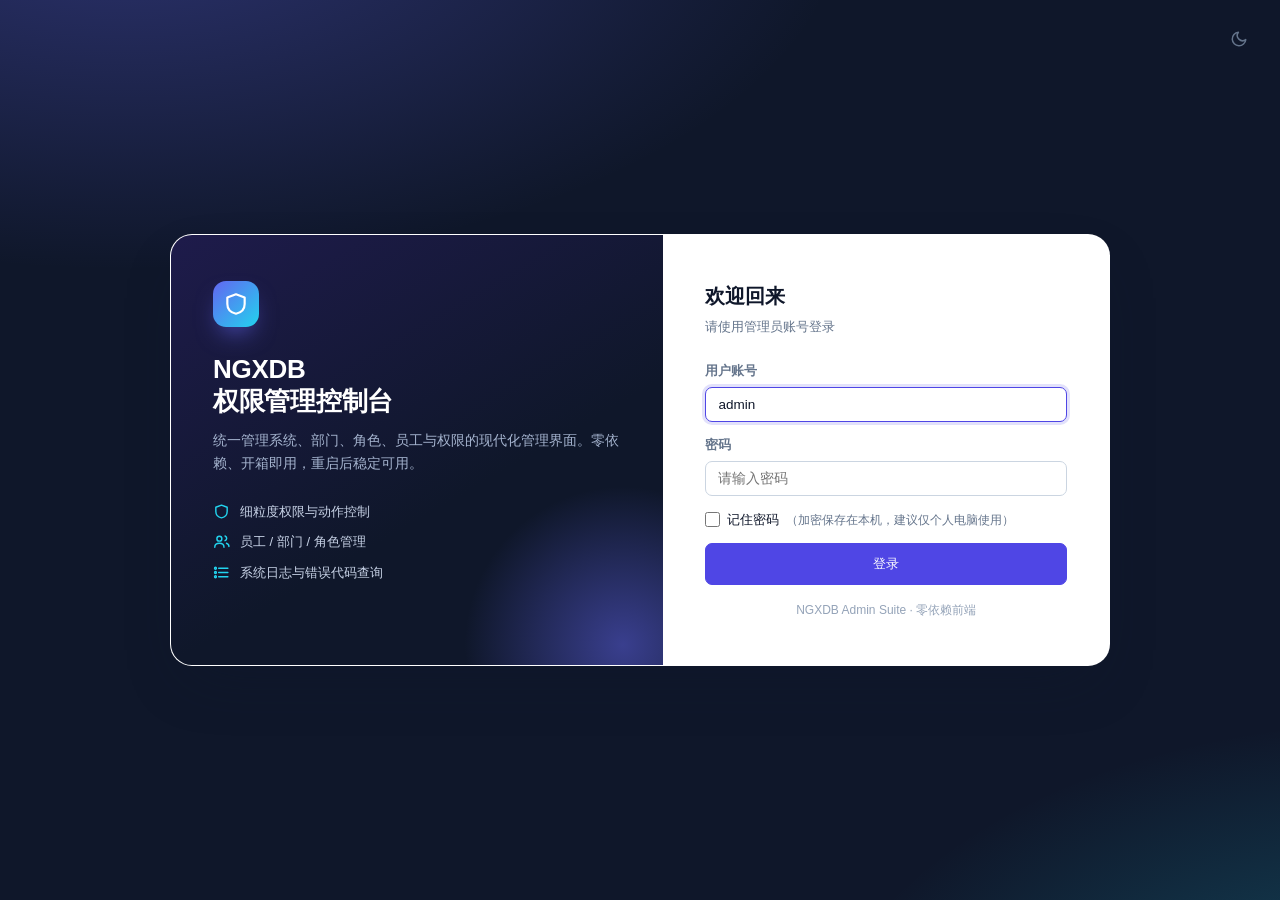
<file: html/index.html>
<!DOCTYPE html>
<html lang="zh-CN">
<head>
<meta charset="utf-8">
<meta name="viewport" content="width=device-width,initial-scale=1">
<title>NGXDB 权限管理控制台</title>
<link rel="stylesheet" href="assets/suite.css?v=97">
<script>
  /* 预应用主题，避免闪烁 */
  (function(){try{var t=localStorage.getItem('theme')||'light';document.documentElement.setAttribute('data-theme',t);}catch(e){}})();
</script>
</head>
<body>
<div class="app" id="app">
  <aside class="sidebar">
    <div class="sidebar__brand">
      <div class="sidebar__logo" id="brand-logo"></div>
      <div><b>NGXDB</b><span>权限管理控制台</span></div>
    </div>
    <nav class="sidebar__nav" id="sidebar-nav"></nav>
    <div class="sidebar__foot">NGXDB Admin · 零依赖</div>
  </aside>
  <div class="main">
    <header class="topbar">
      <button class="icon-btn burger" id="burger" aria-label="菜单"></button>
      <div class="topbar__title" id="topbar-title">NGXDB</div>
      <div class="topbar__spacer"></div>
      <button class="icon-btn" id="btn-theme" title="切换主题"></button>
      <div class="userchip" id="userchip">
        <div class="avatar" id="avatar">A</div>
        <div>
          <div class="userchip__name" id="uc-name">—</div>
          <div class="userchip__org" id="uc-org">—</div>
        </div>
        <div class="menu" id="user-menu">
          <a id="menu-profile"></a>
          <a id="menu-pass"></a>
          <hr>
          <a class="danger" id="menu-logout"></a>
        </div>
      </div>
    </header>
    <div class="content" id="content"><div class="spinner"></div></div>
  </div>
  <div class="backdrop" id="backdrop"></div>
</div>
<script src="assets/modules.js?v=97"></script>
<script src="assets/core.js?v=96"></script>
<script src="assets/app.js?v=107"></script>
</body>
</html>
</file>
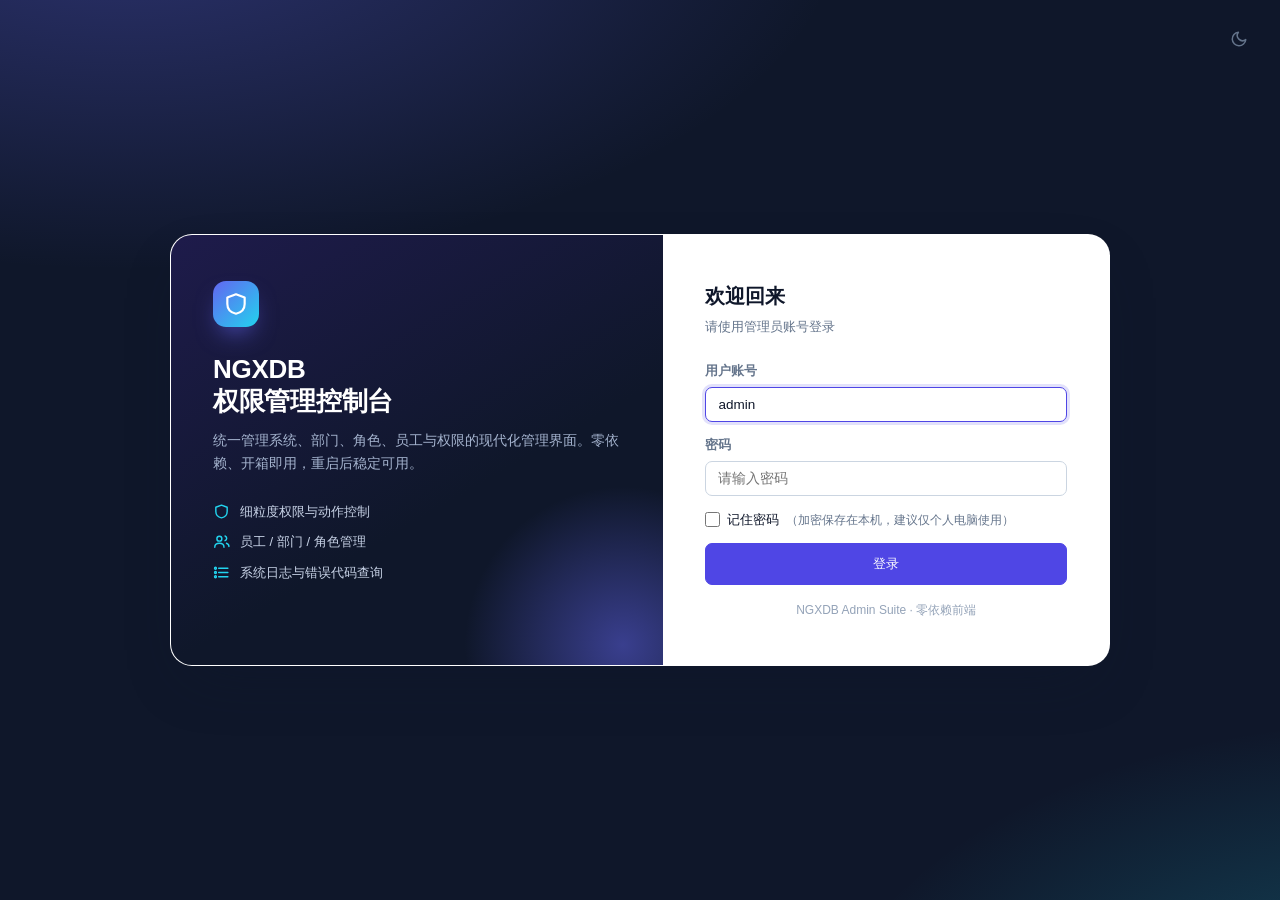
<file: html/login.html>
<!DOCTYPE html>
<html lang="zh-CN">
<head>
<meta charset="utf-8">
<meta name="viewport" content="width=device-width,initial-scale=1">
<title>登录 · NGXDB 权限管理控制台</title>
<link rel="stylesheet" href="assets/suite.css?v=7">
<script>
  (function(){try{var t=localStorage.getItem('theme')||'light';document.documentElement.setAttribute('data-theme',t);}catch(e){}})();
</script>
</head>
<body>
<div class="auth">
  <button class="icon-btn auth__theme" id="theme" title="切换主题"></button>
  <div class="auth__card">
    <div class="auth__hero">
      <div class="auth__logo" id="logo"></div>
      <h1>NGXDB<br>权限管理控制台</h1>
      <p>统一管理系统、部门、角色、员工与权限的现代化管理界面。零依赖、开箱即用，重启后稳定可用。</p>
      <ul class="auth__features">
        <li data-f="shield">细粒度权限与动作控制</li>
        <li data-f="users">员工 / 部门 / 角色管理</li>
        <li data-f="list">系统日志与错误代码查询</li>
      </ul>
    </div>
    <div class="auth__form">
      <h2>欢迎回来</h2>
      <div class="sub">请使用管理员账号登录</div>
      <div class="alert alert--err" id="alert"></div>
      <div class="field">
        <label>用户账号</label>
        <input class="input" id="login-username" type="text" autocomplete="username" value="admin" placeholder="请输入登录账号">
      </div>
      <div class="field">
        <label>密码</label>
        <input class="input" id="login-password" type="password" autocomplete="current-password" placeholder="请输入密码">
      </div>
      <div class="field" id="remember-row">
        <label style="display:flex;align-items:center;gap:7px;cursor:pointer;text-transform:none;letter-spacing:0;font-size:13px;font-weight:500;color:var(--text)">
          <input type="checkbox" id="remember-pass" style="width:15px;height:15px;margin:0;accent-color:var(--primary)">
          记住密码
          <span style="font-weight:400;color:var(--muted);font-size:12px">（加密保存在本机，建议仅个人电脑使用）</span>
        </label>
      </div>
      <button class="btn btn--primary" id="btn-login" style="justify-content:center;padding:11px">登录</button>
      <div class="auth__hint">NGXDB Admin Suite · 零依赖前端</div>
    </div>
  </div>
</div>
<script src="assets/core.js?v=8"></script>
<script>
(function(){
  /* 主题 */
  var THEME=Store.get('theme')||'light';
  var tb=$('#theme');
  function paintTheme(){document.documentElement.setAttribute('data-theme',THEME);tb.innerHTML=icon(THEME==='dark'?'sun':'moon',18);}
  paintTheme();
  tb.addEventListener('click',function(){THEME=THEME==='dark'?'light':'dark';Store.set('theme',THEME);paintTheme();});
  /* 左侧图标 */
  $('#logo').innerHTML=icon('shield',26);
  $$('[data-f]').forEach(function(el){el.innerHTML=icon(el.getAttribute('data-f'),17)+'<span>'+el.textContent+'</span>';});

  var form=$('#login-password');
  form.addEventListener('keydown',function(e){if(e.key==='Enter')doLogin();});
  var uname=$('#login-username');
  uname.addEventListener('keydown',function(e){if(e.key==='Enter')form.focus();});
  $('#btn-login').addEventListener('click',doLogin);

  /* ===== 记住密码：Web Crypto AES-GCM 加密后存本机 localStorage =====
   * - 口令不落明文：随机 256 位密钥 + 随机 IV 加密后存储，防止明文直读/截图/日志泄露；
   * - 密钥与密文同存本机，可防“随手翻看”，但防不了本机恶意脚本——共享电脑、
   *   等保三级（要求双因素）等场景请勿勾选；
   * - 仅在登录成功后写入（确保保存的是有效凭据），取消勾选即清除。 */
  var RK='ngxdb_rmk',RC='ngxdb_rpc';
  var rememberBox=$('#remember-pass');
  var cryptoOK=!!(window.crypto&&crypto.subtle&&rememberBox&&window.btoa&&window.atob&&window.TextEncoder&&window.TextDecoder);
  var _key=null;
  function b64(buf){var a=new Uint8Array(buf),s='';for(var i=0;i<a.length;i++)s+=String.fromCharCode(a[i]);return btoa(s);}
  function unb64(s){var t=atob(s),a=new Uint8Array(t.length);for(var i=0;i<t.length;i++)a[i]=t.charCodeAt(i);return a;}
  function getKey(){
    if(_key)return Promise.resolve(_key);
    var raw=Store.get(RK);
    if(!raw){raw=b64(crypto.getRandomValues(new Uint8Array(32)));Store.set(RK,raw);}
    return crypto.subtle.importKey('raw',unb64(raw),{name:'AES-GCM'},false,['encrypt','decrypt']).then(function(k){_key=k;return k;});
  }
  function saveCred(u,p){
    return getKey().then(function(k){
      var iv=crypto.getRandomValues(new Uint8Array(12));
      return crypto.subtle.encrypt({name:'AES-GCM',iv:iv},k,new TextEncoder().encode(JSON.stringify({u:u,p:p}))).then(function(ct){
        Store.set(RC,b64(iv)+'.'+b64(ct));
      });
    });
  }
  function loadCred(){
    var v=Store.get(RC);
    if(!v||v.indexOf('.')<0)return Promise.resolve(null);
    var parts=v.split('.');
    return getKey().then(function(k){
      return crypto.subtle.decrypt({name:'AES-GCM',iv:unb64(parts[0])},k,unb64(parts[1]));
    }).then(function(pt){
      var o;try{o=JSON.parse(new TextDecoder().decode(pt));}catch(e){return null;}
      return (o&&o.u&&o.p)?o:null;
    }).catch(function(){clearCred();return null;});
  }
  function clearCred(){Store.del(RC);Store.del(RK);}
  if(cryptoOK){ /* 打开登录页：回填已保存的账号与密码 */
    loadCred().then(function(o){ if(o){uname.value=o.u;form.value=o.p;rememberBox.checked=true;} });
  }else if(rememberBox){ /* 非 HTTPS/老浏览器无 Web Crypto：隐藏该功能 */
    rememberBox.closest('.field').style.display='none';
  }

  function showAlert(msg){var a=$('#alert');a.textContent=msg||'登录失败';a.classList.add('show');}
  function hideAlert(){var a=$('#alert');a.classList.remove('show');}

  function doLogin(){
    var u=uname.value.trim(),p=form.value;
    hideAlert();
    if(!u){showAlert('请输入登录账号');uname.focus();return;}
    if(!p){showAlert('请输入密码');form.focus();return;}
    var b=$('#btn-login');b.disabled=true;b.innerHTML=icon('refresh',16)+'登录中…';
    /* ✅ nginx postgres 模块“请求体未读全就处理”的缺陷已在 C 层修复
       （见 rebuild_nginx.sh / ngx_http_postgres_module.c），恢复使用 POST：
       口令不再出现在 URL / access.log。并保留鉴权抖动退避重试。 */
    var attempt=0,MAX=3;
    function done(){b.disabled=false;b.innerHTML='登录';}
    function tryLogin(){
      fetch(API_BASE+'sysinfo/login',{method:'POST',headers:{'Content-Type':'application/x-www-form-urlencoded;charset=UTF-8'},body:toFormData({loginname:u,pass:p,system:SYS.systemid})})
      .then(function(r){return r.json();}).then(function(j){
        if(j.errorcode===0){
          var info=j.info||{};
          Store.set('token',info.token||'');
          Store.set('actions',(info.actions||[]).join(','));
          Store.set('operator',JSON.stringify(info.operator||{}));
          /* 登录成功：若带 redirect（会话失效前所在页面）则原路返回，否则进入首页。
             仅接受同源绝对路径(以 / 开头且不含 //)，避免开放重定向。 */
          var rd='';
          try{ rd=new URLSearchParams(location.search).get('redirect')||''; }catch(e){}
          if(!rd||rd.charAt(0)!=='/'||rd.indexOf('//')>=0){ rd='index.html'; }
          /* 记住密码：仅登录成功后保存（确保存的是有效凭据）；未勾选则清除旧存 */
          var go=function(){ location.href=(typeof withTs==='function')?withTs(rd):rd; };
          if(cryptoOK){
            if(rememberBox.checked){ saveCred(u,p).catch(function(){}).then(go); return; }
            clearCred();
          }
          go();
          return;
        }
        if((j.errorcode===100005||j.errorcode===100011||j.errorcode===100012)&&attempt<MAX){attempt++;setTimeout(tryLogin,300);return;}
        done();showAlert(j.message||'账号或密码错误');
      }).catch(function(){
        if(attempt<MAX){attempt++;setTimeout(tryLogin,300);return;}
        done();showAlert('无法连接服务器，请稍后重试');
      });
    }
    tryLogin();
  }
  uname.focus();
})();
</script>
</body>
</html>
</file>
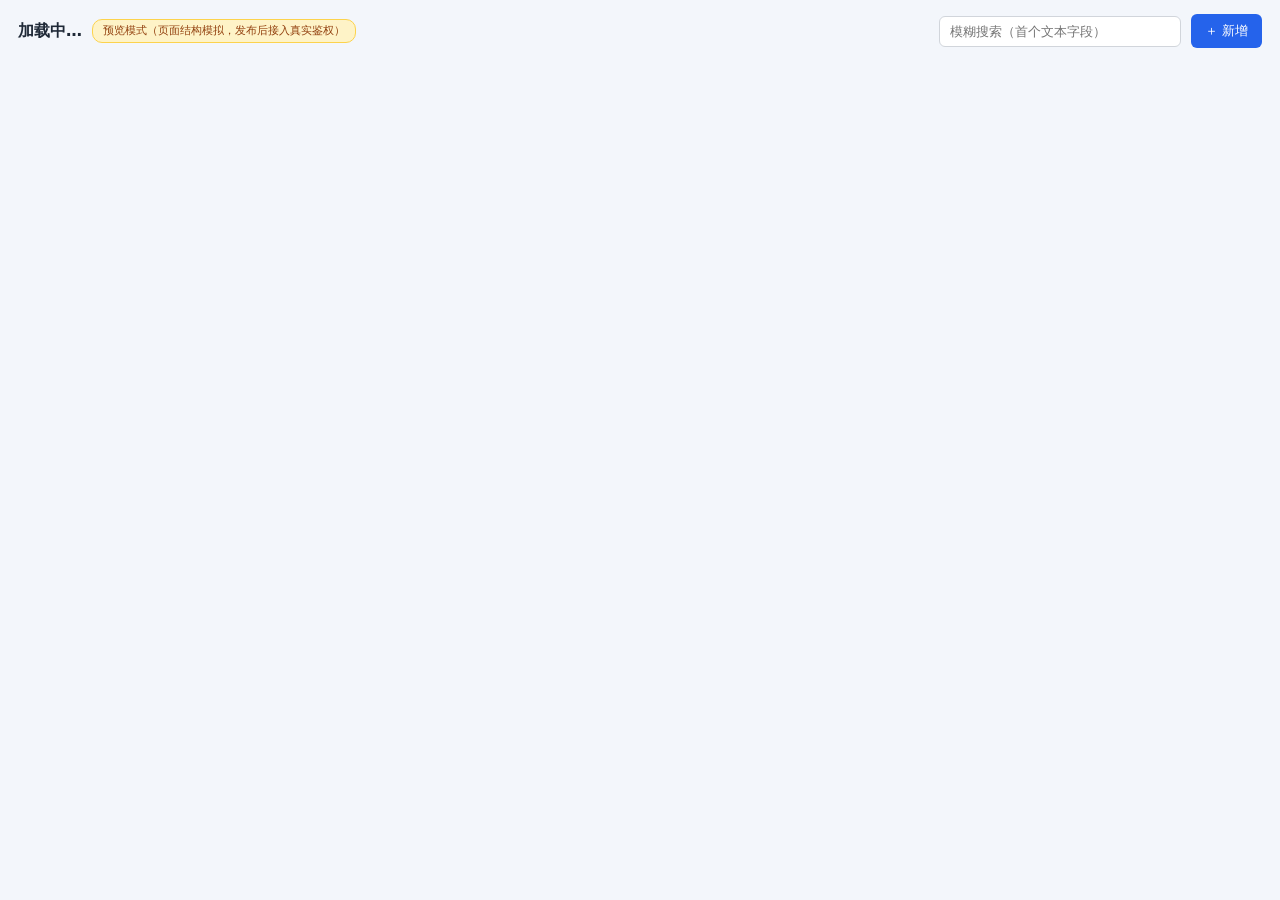
<file: admin/static/preview.html>
<!DOCTYPE html>
<html lang="zh-CN">
<head>
<meta charset="utf-8">
<title>模块页面预览</title>
<style>
body{margin:0;font:14px/1.6 "PingFang SC","Microsoft YaHei",system-ui,sans-serif;background:#f3f6fb;color:#1f2937}
.wrap{padding:14px 18px}
.bar{display:flex;align-items:center;gap:10px;margin-bottom:12px}
.bar h2{font-size:16px;margin:0}
.tag{font-size:11px;background:#fef3c7;color:#92400e;border:1px solid #fcd34d;border-radius:10px;padding:2px 10px}
.bar input{border:1px solid #d1d5db;border-radius:6px;padding:7px 10px;width:220px}
.bar button{border:none;border-radius:6px;padding:8px 14px;cursor:pointer;background:#2563eb;color:#fff}
table{width:100%;border-collapse:collapse;background:#fff;border:1px solid #e5e7eb;border-radius:8px;overflow:hidden}
th{background:#f9fafb;text-align:left;padding:9px 12px;border-bottom:1px solid #e5e7eb;font-size:13px;color:#4b5563}
td{padding:8px 12px;border-bottom:1px solid #f3f4f6;font-size:13px}
tr:hover td{background:#f0f6ff}
.foot{margin-top:10px;color:#6b7280;font-size:12px}
dialog{border:none;border-radius:10px;box-shadow:0 20px 60px rgba(0,0,0,.25);padding:18px 20px;width:420px}
dialog h3{margin:0 0 12px;font-size:15px}
dialog label{display:block;font-size:12px;color:#6b7280;margin:8px 0 3px}
dialog input{width:100%;border:1px solid #d1d5db;border-radius:6px;padding:7px 9px;box-sizing:border-box}
.ops{display:flex;gap:8px;justify-content:flex-end;margin-top:14px}
.ops button{border:1px solid #d1d5db;background:#fff;color:#374151;border-radius:6px;padding:7px 14px;cursor:pointer}
.ops button.pri{background:#2563eb;border-color:#2563eb;color:#fff}
.empty{padding:30px;text-align:center;color:#9ca3af}
</style>
</head>
<body>
<div class="wrap">
  <div class="bar">
    <h2 id="title">加载中…</h2><span class="tag">预览模式（页面结构模拟，发布后接入真实鉴权）</span>
    <div style="flex:1"></div>
    <input id="kw" placeholder="模糊搜索（首个文本字段）">
    <button onclick="openAdd()">＋ 新增</button>
  </div>
  <table><thead id="head"></thead><tbody id="body"></tbody></table>
  <div class="foot" id="foot"></div>
</div>
<dialog id="dlg"><h3 id="dlg-t"></h3><div id="frm"></div>
  <div class="ops"><button onclick="dlg.close()">取消</button><button class="pri" onclick="save()">保存</button></div>
</dialog>
<script>
const qs = new URLSearchParams(location.search);
const API = (location.port === '8765') ? '' : 'http://127.0.0.1:8765';
let CFG = null, ROWS = [];
(async () => {
  CFG = await (await fetch(API + '/api/preview/config?table=' + qs.get('table'))).json();
  document.title = '预览：' + CFG.chinese;
  document.getElementById('title').textContent = CFG.chinese + '（' + CFG.schema + '.' + CFG.table + '）';
  await load();
})();
async function load() {
  const d = await (await fetch(API + '/api/preview/data?schema=' + CFG.schema + '&table=' + CFG.table +
    '&pk=' + CFG.pk + '&limit=20')).json();
  ROWS = d.rows;
  render();
}
function cols() {
  const cs = [{f: CFG.pk}].concat(CFG.fields.map(f => ({f: f.name, cn: f.cn, flag: f.flag})));
  if (!cs.some(c => c.f === 'isused')) cs.push({f: 'isused', cn: '启用', flag: 1});
  return cs;
}
function render() {
  const cs = cols();
  document.getElementById('head').innerHTML = '<tr>' + cs.map(c => '<th>' + esc(c.cn || c.f) + '</th>').join('') + '<th>操作</th></tr>';
  const kw = document.getElementById('kw').value.trim();
  const rows = ROWS.filter(r => !kw || cs.some(c => String(r[c.f] == null ? '' : r[c.f]).includes(kw)));
  document.getElementById('body').innerHTML = rows.map(r => '<tr>' +
    cs.map(c => '<td>' + esc(c.flag ? (r[c.f] ? '启用' : '停用') : (r[c.f] == null ? '' : r[c.f])) + '</td>').join('') +
    '<td><a href="javascript:void(0)" onclick="openEdit(' + r[CFG.pk] + ')">编辑</a> ' +
    '<a href="javascript:void(0)" onclick="toggle(' + r[CFG.pk] + ')">' + (r.isused ? '停用' : '恢复') + '</a></td></tr>').join('') ||
    '<tr><td colspan="' + (cs.length + 1) + '" class="empty">表中暂无数据（预览仅展示前 20 行）</td></tr>';
  document.getElementById('foot').textContent = '共 ' + rows.length + ' 行（模拟分页）· 主键 ' + CFG.pk;
}
function esc(s) { return String(s == null ? '' : s).replace(/[&<>"]/g, c => ({'&':'&','<':'<','>':'>','"':'"'}[c])); }
function openAdd() {
  document.getElementById('dlg-t').textContent = '新增' + CFG.chinese;
  document.getElementById('frm').innerHTML = CFG.fields.filter(f => !f.flag).map(f =>
    '<label>' + esc(f.cn || f.name) + '</label><input id="f_' + f.name + '">').join('');
  document.getElementById('dlg').showModal();
}
function openEdit(id) {
  const r = ROWS.find(x => x[CFG.pk] === id);
  document.getElementById('dlg-t').textContent = '修改' + CFG.chinese + '（' + id + '）';
  document.getElementById('frm').innerHTML = CFG.fields.filter(f => !f.flag).map(f =>
    '<label>' + esc(f.cn || f.name) + '</label><input id="f_' + f.name + '" value="' + esc(r[f.name] == null ? '' : r[f.name]) + '">').join('');
  document.getElementById('dlg').showModal();
}
function save() { alert('预览模式：保存将通过发布后的 ' + CFG.schema + '.' + CFG.table + '_add/_edit 接口在 ngxdb 中生效。'); document.getElementById('dlg').close(); }
async function toggle(id) { alert('预览模式：停用/恢复将通过 ' + CFG.schema + '.' + CFG.table + '_del/_undel 在 ngxdb 中生效。'); }
document.getElementById('kw').oninput = render;
</script>
</body>
</html>
</file>
<file: html/assets/suite.css>
/* NGXDB Admin Suite — modern, dependency-free design system */
:root{
  --bg:#eef2f7; --surface:#ffffff; --surface-2:#f8fafc;
  --border:#e2e8f0; --border-strong:#cbd5e1;
  --text:#0f172a; --muted:#64748b; --faint:#94a3b8;
  --primary:#4f46e5; --primary-600:#4338ca; --primary-soft:#eef2ff;
  --danger:#e11d48; --danger-soft:#fff1f2;
  --ok:#059669; --ok-soft:#ecfdf5; --warn:#d97706;
  --side-bg:#0f172a; --side-bg-2:#1e293b; --side-text:#cbd5e1; --side-muted:#64748b;
  --radius:14px; --radius-sm:9px; --radius-xs:7px;
  --shadow:0 1px 2px rgba(15,23,42,.06),0 8px 24px -12px rgba(15,23,42,.18);
  --shadow-lg:0 24px 60px -20px rgba(15,23,42,.35);
  --ring:0 0 0 3px rgba(79,70,229,.16);
  --font:-apple-system,BlinkMacSystemFont,"Segoe UI","PingFang SC","Hiragino Sans GB","Microsoft YaHei",Roboto,Helvetica,Arial,sans-serif;
}
[data-theme="dark"]{
  --bg:#0b1220; --surface:#111a2e; --surface-2:#0f1830;
  --border:#1e293b; --border-strong:#334155;
  --text:#e2e8f0; --muted:#94a3b8; --faint:#64748b;
  --primary:#6366f1; --primary-600:#818cf8; --primary-soft:#1e1b4b;
  --danger:#fb7185; --danger-soft:#3f1d2b;
  --ok:#34d399; --ok-soft:#0c2b22; --warn:#fbbf24;
  --side-bg:#070d1a; --side-bg-2:#0f1830; --side-text:#cbd5e1; --side-muted:#64748b;
  --shadow:0 1px 2px rgba(0,0,0,.4),0 10px 30px -14px rgba(0,0,0,.6);
  --shadow-lg:0 30px 70px -24px rgba(0,0,0,.7);
  --ring:0 0 0 3px rgba(99,102,241,.25);
}
*{box-sizing:border-box}
html,body{height:100%}
body{margin:0;font-family:var(--font);background:var(--bg);color:var(--text);
  font-size:14px;line-height:1.5;-webkit-font-smoothing:antialiased}
a{color:inherit;text-decoration:none}
button{font-family:inherit;font-size:inherit;cursor:pointer}
h1,h2,h3,h4{margin:0;font-weight:650;letter-spacing:-.01em}
::-webkit-scrollbar{width:10px;height:10px}
::-webkit-scrollbar-thumb{background:var(--border-strong);border-radius:20px;border:3px solid transparent;background-clip:content-box}
::-webkit-scrollbar-thumb:hover{background:var(--faint);background-clip:content-box}

/* ---------- App shell ---------- */
.app{display:flex;min-height:100vh}
.sidebar{width:252px;flex:0 0 252px;background:var(--side-bg);color:var(--side-text);
  display:flex;flex-direction:column;position:sticky;top:0;height:100vh;z-index:40}
.sidebar__brand{display:flex;align-items:center;gap:11px;padding:18px 20px;border-bottom:1px solid rgba(255,255,255,.06)}
.sidebar__logo{width:34px;height:34px;border-radius:9px;display:grid;place-items:center;color:#fff;
  background:linear-gradient(135deg,#6366f1,#22d3ee);box-shadow:0 6px 16px -6px rgba(99,102,241,.8)}
.sidebar__brand b{display:block;font-size:15px;color:#fff;line-height:1.2}
.sidebar__brand span{font-size:11.5px;color:var(--side-muted)}
.sidebar__nav{flex:1;overflow-y:auto;padding:12px 12px 24px}
.nav-group__title{display:flex;align-items:center;justify-content:space-between;padding:9px 11px;margin-top:6px;
  font-size:11.5px;font-weight:600;letter-spacing:.06em;text-transform:uppercase;color:var(--side-muted);cursor:pointer;border-radius:8px}
.nav-group__title:hover{color:var(--side-text);background:rgba(255,255,255,.04)}
.nav-group__title .chev{transition:transform .2s}
.nav-group.closed .chev{transform:rotate(-90deg)}
.nav-group.closed .nav-group__list{display:none}
.nav-group__list{list-style:none;margin:2px 0 0;padding:0 0 0 4px}
/* 侧栏目录节点（无模块、有子级）：点击标题展开/收起下级菜单 */
.nav-dir{list-style:none;margin:2px 0 0;padding:0}
.nav-dir__title{display:flex;align-items:center;gap:8px;padding:8px 11px;margin:2px 0;border-radius:9px;
  font-size:12.5px;font-weight:600;color:var(--side-muted);cursor:pointer;transition:background .15s,color .15s}
.nav-dir__title:hover{color:var(--side-text);background:rgba(255,255,255,.04)}
.nav-dir__title>span:first-of-type{flex:1;overflow:hidden;text-overflow:ellipsis;white-space:nowrap}
.nav-dir__title .chev{transition:transform .2s;color:var(--side-muted)}
.nav-dir.closed .chev{transform:rotate(-90deg)}
.nav-dir.closed .nav-dir__list{display:none}
.nav-dir__list{list-style:none;margin:0;padding:0 0 0 14px}
/* 树表右栏：当前树节点自身行（带"当前"徽标） */
tr.cur-node{background:rgba(79,70,229,.07)}
.cur-badge{display:inline-block;margin-left:6px;padding:1px 7px;border-radius:999px;font-size:10.5px;
  font-weight:600;background:var(--primary);color:#fff;vertical-align:middle}
.nav-item{display:flex;align-items:center;gap:10px;padding:9px 12px;margin:2px 0;border-radius:9px;
  color:var(--side-text);font-size:13.5px;font-weight:500;transition:background .15s,color .15s;cursor:pointer}
.nav-item:hover{background:rgba(255,255,255,.06);color:#fff}
.nav-item.active{background:linear-gradient(135deg,var(--primary),#6366f1);color:#fff;box-shadow:0 8px 18px -10px rgba(79,70,229,.9)}
.nav-item svg{opacity:.85;flex:0 0 auto}
.sidebar__foot{padding:14px 18px;border-top:1px solid rgba(255,255,255,.06);font-size:11.5px;color:var(--side-muted)}

/* ---------- Main / topbar ---------- */
.main{flex:1;min-width:0;display:flex;flex-direction:column}
.topbar{height:62px;flex:0 0 62px;background:var(--surface);border-bottom:1px solid var(--border);
  display:flex;align-items:center;gap:14px;padding:0 20px;position:sticky;top:0;z-index:30}
.icon-btn{width:38px;height:38px;border:none;background:transparent;color:var(--muted);border-radius:10px;
  display:grid;place-items:center;transition:background .15s,color .15s}
.icon-btn:hover{background:var(--surface-2);color:var(--text)}
.burger{display:none}
.topbar__title{font-size:15px;font-weight:600}
.topbar__spacer{flex:1}
.userchip{display:flex;align-items:center;gap:10px;padding:5px 12px 5px 5px;border-radius:999px;
  background:var(--surface-2);border:1px solid var(--border);cursor:pointer;position:relative}
.userchip:hover{border-color:var(--border-strong)}
.avatar{width:30px;height:30px;border-radius:999px;display:grid;place-items:center;color:#fff;font-weight:600;font-size:13px;
  background:linear-gradient(135deg,#4f46e5,#22d3ee)}
.userchip__name{font-size:13px;font-weight:600;line-height:1.1}
.userchip__org{font-size:11px;color:var(--muted)}
.menu{position:absolute;right:0;top:calc(100% + 8px);background:var(--surface);border:1px solid var(--border);
  border-radius:12px;box-shadow:var(--shadow-lg);min-width:190px;padding:6px;display:none;z-index:50}
.menu.open{display:block;animation:pop .14s ease}
.menu a{display:flex;align-items:center;gap:9px;padding:9px 11px;border-radius:8px;font-size:13.5px;color:var(--text)}
.menu a:hover{background:var(--surface-2)}
.menu a.danger{color:var(--danger)}
.menu hr{border:none;border-top:1px solid var(--border);margin:5px 4px}
@keyframes pop{from{opacity:0;transform:translateY(-6px)}to{opacity:1;transform:none}}

/* ---------- Content ---------- */
.content{flex:1;padding:22px 24px 40px;min-width:0}
.page-head{display:flex;align-items:flex-end;justify-content:space-between;gap:16px;margin-bottom:18px;flex-wrap:wrap}
.page-head h1{font-size:21px}
.page-head .crumb{color:var(--faint);font-size:12.5px;margin-top:3px}
.page-head .crumb i{margin:0 6px;font-style:normal}
.card{background:var(--surface);border:1px solid var(--border);border-radius:var(--radius);box-shadow:var(--shadow)}
.card__body{padding:16px}
.stats{display:grid;grid-template-columns:repeat(auto-fill,minmax(210px,1fr));gap:14px;margin-bottom:18px}
.stat{padding:16px 18px;border-radius:var(--radius);background:var(--surface);border:1px solid var(--border);box-shadow:var(--shadow)}
.stat__label{font-size:12px;color:var(--muted);display:flex;align-items:center;gap:7px}
.stat__value{font-size:26px;font-weight:700;margin-top:8px;letter-spacing:-.02em}
.stat__ic{width:30px;height:30px;border-radius:9px;display:grid;place-items:center;color:#fff}

/* ---------- Buttons ---------- */
.btn{display:inline-flex;align-items:center;gap:7px;padding:8px 14px;border:1px solid var(--border-strong);
  background:var(--surface);color:var(--text);border-radius:var(--radius-xs);font-weight:550;font-size:13px;
  transition:background .15s,border-color .15s,box-shadow .15s,transform .06s;white-space:nowrap}
.btn:hover{background:var(--surface-2);border-color:var(--faint)}
.btn:active{transform:translateY(1px)}
.btn:disabled{opacity:.5;cursor:not-allowed}
.btn--primary{background:var(--primary);border-color:var(--primary);color:#fff}
.btn--primary:hover{background:var(--primary-600);border-color:var(--primary-600)}
.btn--danger{background:var(--danger-soft);border-color:transparent;color:var(--danger)}
.btn--danger:hover{background:var(--danger);color:#fff}
.btn--ghost{background:transparent;border-color:transparent;color:var(--muted)}
.btn--ghost:hover{background:var(--surface-2);color:var(--text)}
.btn--sm{padding:6px 11px;font-size:12.5px}
.btn--icon{padding:8px;width:36px;justify-content:center}
.btn svg{flex:0 0 auto}

/* ---------- Forms ---------- */
.field{display:flex;flex-direction:column;gap:6px;margin-bottom:14px}
.field label{font-size:12.5px;font-weight:600;color:var(--muted)}
.field label .req{color:var(--danger)}
.input,.select,.textarea{width:100%;padding:9px 12px;border:1px solid var(--border-strong);border-radius:var(--radius-xs);
  background:var(--surface);color:var(--text);font-size:13.5px;font-family:inherit;transition:border-color .15s,box-shadow .15s}
.input:focus,.select:focus,.textarea:focus{outline:none;border-color:var(--primary);box-shadow:var(--ring)}
.input:disabled,.select:disabled{background:var(--surface-2);color:var(--faint)}
.textarea{min-height:78px;resize:vertical}
.form-grid{display:grid;grid-template-columns:1fr 1fr;gap:0 16px}
.form-grid .full{grid-column:1 / -1}
.switch{display:inline-flex;align-items:center;gap:8px;cursor:pointer;user-select:none}
.switch input{appearance:none;width:38px;height:22px;border-radius:999px;background:var(--border-strong);position:relative;transition:background .18s;cursor:pointer}
.switch input::after{content:"";position:absolute;top:2px;left:2px;width:18px;height:18px;border-radius:50%;background:#fff;transition:transform .18s;box-shadow:0 1px 3px rgba(0,0,0,.3)}
.switch input:checked{background:var(--primary)}
.switch input:checked::after{transform:translateX(16px)}

/* ---------- Toolbar & table ---------- */
.toolbar{display:flex;align-items:center;gap:10px;padding:14px 16px;border-bottom:1px solid var(--border);flex-wrap:wrap}
.toolbar__spacer{flex:1}
.search{position:relative}
.search svg{position:absolute;left:10px;top:50%;transform:translateY(-50%);color:var(--faint)}
.search .input{padding-left:33px;width:230px}
.table-wrap{overflow-x:auto}
table.data{width:100%;border-collapse:collapse;font-size:13px}
table.data th{text-align:left;padding:11px 14px;background:var(--surface-2);color:var(--muted);font-weight:600;
  font-size:12px;letter-spacing:.02em;white-space:nowrap;border-bottom:1px solid var(--border);position:sticky;top:0}
table.data th.sortable{cursor:pointer;user-select:none}
table.data th.sortable:hover{color:var(--text)}
table.data th .arr{color:var(--primary);margin-left:4px}
table.data td{padding:11px 14px;border-bottom:1px solid var(--border);white-space:nowrap}
table.data tbody tr{transition:background .12s}
table.data tbody tr:hover{background:var(--surface-2)}
table.data tbody tr.selected{background:var(--primary-soft)}
table.data td.nowrap-el{max-width:340px;overflow:hidden;text-overflow:ellipsis}
.badge{display:inline-flex;align-items:center;gap:5px;padding:2px 9px;border-radius:999px;font-size:11.5px;font-weight:600}
.badge--on{background:var(--ok-soft);color:var(--ok)}
.badge--off{background:var(--danger-soft);color:var(--danger)}
.badge--mute{background:var(--surface-2);color:var(--muted)}
.dot{width:6px;height:6px;border-radius:50%;background:currentColor}

/* ---------- Pager / states ---------- */
.pager{display:flex;align-items:center;gap:6px;padding:12px 16px;flex-wrap:wrap}
.pager__info{color:var(--muted);font-size:12.5px;margin-right:auto}
.pager button{min-width:32px;height:32px;padding:0 9px;border:1px solid var(--border);background:var(--surface);
  color:var(--text);border-radius:8px;font-size:12.5px}
.pager button:hover:not(:disabled){border-color:var(--primary);color:var(--primary)}
.pager button.active{background:var(--primary);border-color:var(--primary);color:#fff}
.pager button:disabled{opacity:.45;cursor:not-allowed}
.empty{padding:56px 20px;text-align:center;color:var(--faint)}
.empty svg{opacity:.5;margin-bottom:10px}
.spinner{width:22px;height:22px;border:2.5px solid var(--border-strong);border-top-color:var(--primary);
  border-radius:50%;animation:spin .7s linear infinite;margin:44px auto}
@keyframes spin{to{transform:rotate(360deg)}}

/* ---------- Modal ---------- */
.modal{position:fixed;inset:0;z-index:80;display:none;align-items:flex-start;justify-content:center;padding:40px 16px;overflow-y:auto}
.modal.open{display:flex}
.modal__mask{position:fixed;inset:0;background:rgba(15,23,42,.5);backdrop-filter:blur(2px);animation:fade .16s ease}
@keyframes fade{from{opacity:0}to{opacity:1}}
.modal__box{position:relative;background:var(--surface);border:1px solid var(--border);border-radius:16px;
  box-shadow:var(--shadow-lg);width:100%;max-width:620px;animation:rise .2s ease}
.modal__box.wide{max-width:900px}
@keyframes rise{from{opacity:0;transform:translateY(14px) scale(.98)}to{opacity:1;transform:none}}
.modal__head{display:flex;align-items:center;gap:10px;padding:16px 20px;border-bottom:1px solid var(--border)}
.modal__head h3{font-size:15.5px;flex:1}
.modal__body{padding:20px;max-height:calc(100vh - 230px);overflow:auto}
.modal__foot{display:flex;justify-content:flex-end;gap:10px;padding:14px 20px;border-top:1px solid var(--border)}
.detail-head{display:flex;align-items:center;gap:10px;padding:10px 14px;background:var(--surface-2);border-radius:10px;margin-bottom:12px;font-size:13px}
.detail-head b{color:var(--primary)}

/* ---------- Toast ---------- */
.toast-wrap{position:fixed;top:16px;right:16px;z-index:120;display:flex;flex-direction:column;gap:10px}
.toast{display:flex;align-items:center;gap:10px;min-width:250px;max-width:380px;padding:12px 15px;border-radius:11px;
  background:var(--surface);border:1px solid var(--border);box-shadow:var(--shadow-lg);font-size:13.5px;
  animation:slidein .2s ease;border-left:4px solid var(--primary)}
.toast--ok{border-left-color:var(--ok)} .toast--err{border-left-color:var(--danger)} .toast--warn{border-left-color:var(--warn)}
.toast svg{flex:0 0 auto}
.toast--ok svg{color:var(--ok)} .toast--err svg{color:var(--danger)} .toast--warn svg{color:var(--warn)}
@keyframes slidein{from{opacity:0;transform:translateX(30px)}to{opacity:1;transform:none}}

/* ---------- Login ---------- */
.auth{min-height:100vh;display:grid;place-items:center;padding:24px;
  background:radial-gradient(1200px 600px at 10% -10%,rgba(99,102,241,.35),transparent 60%),
             radial-gradient(1000px 600px at 110% 120%,rgba(34,211,238,.3),transparent 60%),var(--side-bg)}
.auth__card{width:100%;max-width:940px;display:grid;grid-template-columns:1.05fr .95fr;background:var(--surface);
  border-radius:22px;overflow:hidden;box-shadow:var(--shadow-lg);border:1px solid rgba(255,255,255,.08)}
.auth__hero{padding:46px 42px;color:#e5e7ef;background:linear-gradient(150deg,#1e1b4b,#0f172a 60%);position:relative;overflow:hidden}
.auth__hero::after{content:"";position:absolute;width:320px;height:320px;right:-120px;bottom:-140px;border-radius:50%;
  background:radial-gradient(circle,rgba(99,102,241,.5),transparent 70%)}
.auth__logo{width:46px;height:46px;border-radius:13px;background:linear-gradient(135deg,#6366f1,#22d3ee);
  display:grid;place-items:center;color:#fff;margin-bottom:26px;box-shadow:0 12px 26px -10px rgba(99,102,241,.9)}
.auth__hero h1{font-size:26px;color:#fff;line-height:1.25}
.auth__hero p{color:#a5b4cf;margin:12px 0 0;font-size:13.5px;line-height:1.7}
.auth__features{list-style:none;padding:0;margin:26px 0 0;display:flex;flex-direction:column;gap:11px}
.auth__features li{display:flex;align-items:center;gap:10px;font-size:13px;color:#c7d2e6}
.auth__features svg{color:#22d3ee;flex:0 0 auto}
.auth__form{padding:46px 42px;display:flex;flex-direction:column;justify-content:center}
.auth__form h2{font-size:20px;margin-bottom:6px}
.auth__form .sub{color:var(--muted);font-size:13px;margin-bottom:26px}
.auth__hint{margin-top:16px;font-size:12px;color:var(--faint);text-align:center}
.auth__theme{position:absolute;top:20px;right:22px}
.alert{padding:10px 13px;border-radius:9px;font-size:13px;margin-bottom:14px;display:none}
.alert.show{display:block}
.alert--err{background:var(--danger-soft);color:var(--danger)}

/* ---------- Responsive ---------- */
.backdrop{position:fixed;inset:0;background:rgba(15,23,42,.45);z-index:35;display:none}
@media(max-width:960px){
  .sidebar{position:fixed;left:0;top:0;transform:translateX(-100%);transition:transform .2s ease}
  .app.nav-open .sidebar{transform:none}
  .app.nav-open .backdrop{display:block}
  .burger{display:grid}
  .auth__card{grid-template-columns:1fr;max-width:440px}
  .auth__hero{display:none}
  .form-grid{grid-template-columns:1fr}
  .search .input{width:150px}
}
@media(max-width:600px){
  .content{padding:16px 14px 34px}
  .topbar{padding:0 12px}
  .userchip__org{display:none}
}
.mt0{margin-top:0}.mb0{margin-bottom:0}
.hide{display:none!important}
.link{color:var(--primary);font-weight:600;cursor:pointer}

/* 树状展示（权限管理/部门管理） */
.tree-toggle{display:inline-block;width:16px;cursor:pointer;color:var(--muted);user-select:none;font-size:11px;line-height:1}
.tree-toggle:hover{color:var(--primary)}
.tree-leaf{display:inline-block;width:16px}
.tree-label{position:relative}

/* ===== 资源管理器式两栏（左树 + 右列表）===== */
.explorer{display:grid;grid-template-columns:280px minmax(0,1fr);gap:14px;align-items:start;margin-top:12px}
.tpane{border:1px solid var(--border);border-radius:var(--radius-sm);background:var(--surface-2);padding:6px;max-height:calc(100vh - 260px);overflow:auto}
.tpane-hd{display:flex;align-items:center;gap:6px;font-size:12px;font-weight:600;color:var(--muted);padding:6px 8px 8px;letter-spacing:.4px}
.tnode{display:flex;align-items:center;gap:6px;padding:5px 8px;border-radius:var(--radius-xs);cursor:pointer;font-size:13px;color:var(--text);white-space:nowrap;user-select:none}
.tnode:hover{background:var(--primary-soft)}
.tnode.on{background:var(--primary-soft);font-weight:600}
.tnode.on .tlabel{color:var(--primary)}
.tnode .tw{width:18px;height:18px;flex:none;display:inline-flex;align-items:center;justify-content:center;border-radius:5px;color:var(--faint)}
.tnode .tw:not(.leaf):hover{background:rgba(100,116,139,.16);color:var(--text)}
.tnode .tw.leaf::before{content:'';width:5px;height:5px;border-radius:50%;background:var(--faint)}
.tnode .tlabel{overflow:hidden;text-overflow:ellipsis}
.tnode .cnt{margin-left:auto;font-size:11px;color:var(--faint);background:var(--surface);border:1px solid var(--border);border-radius:99px;padding:0 7px;line-height:16px}
.tnode.on .cnt{color:var(--primary);border-color:var(--primary)}
.lpane{min-width:0}
.crumbs{display:flex;flex-wrap:wrap;align-items:center;gap:4px;font-size:12.5px;color:var(--muted);padding:2px 2px 10px}
.crumb-item{display:inline-flex;align-items:center;gap:4px}
.crumb-item.link{color:var(--primary);cursor:pointer}
.crumb-item.link:hover{text-decoration:underline}
.crumb-item.strong{color:var(--text);font-weight:600}
.crumb-item.muted{color:var(--faint)}
.crumb-sep{color:var(--border-strong)}
@media (max-width:960px){.explorer{grid-template-columns:1fr}.tpane{max-height:220px}}

/* ===== 工具栏扩展：列选择 / 导出 / 视图切换 / 树选择 / 卡片视图 ===== */
.tpick{display:flex;gap:8px;align-items:center}
.tpick .input{flex:1;cursor:pointer;background:var(--surface-2)}
.tpick .btn{white-space:nowrap}
.treepick{max-height:56vh;overflow:auto;border:1px solid var(--border);border-radius:var(--radius-sm);padding:6px;background:var(--surface)}
.tplist,.tplist ul{list-style:none;margin:0;padding:0}
.tpnode{display:flex;align-items:center;gap:6px;padding:6px 8px;border-radius:var(--radius-xs);cursor:pointer;color:var(--text);font-size:13.5px;user-select:none}
.tpnode:hover{background:var(--surface-2)}
.tpnode.on{background:var(--primary-soft);color:var(--primary-600);font-weight:600}
.tpnode.dis{color:var(--faint);cursor:not-allowed}
.tpnode.dis em{font-style:normal;font-size:11.5px;margin-left:4px}
.colpick{display:grid;grid-template-columns:repeat(auto-fill,minmax(160px,1fr));gap:6px}
.colpick__item{display:flex;align-items:center;gap:8px;padding:8px 10px;border:1px solid var(--border);border-radius:var(--radius-xs);cursor:pointer;font-size:13.5px}
.colpick__item:hover{background:var(--surface-2)}
.colpick__item.dis{color:var(--faint);cursor:not-allowed}
.colpick__item input{accent-color:var(--primary)}
.export-opts{display:flex;gap:10px;flex-wrap:wrap}
.export-note{margin-top:12px;font-size:12.5px;color:var(--muted);line-height:1.6}
.cards{display:grid;grid-template-columns:repeat(auto-fill,minmax(240px,1fr));gap:12px;padding:12px}
.card-row{border:1px solid var(--border);border-radius:var(--radius-sm);padding:10px 12px;cursor:pointer;background:var(--surface);transition:border-color .15s, box-shadow .15s}
.card-row:hover{border-color:var(--primary)}
.card-row.selected{border-color:var(--primary);box-shadow:0 0 0 2px var(--ring)}
.card-row__title{font-weight:700;font-size:13.5px;margin-bottom:6px;color:var(--text)}
.card-item{display:flex;justify-content:space-between;gap:10px;padding:3px 0;font-size:12.5px;border-bottom:1px dashed var(--border)}
.card-item:last-child{border-bottom:0}
.card-item span{color:var(--muted)}
.card-item b{font-weight:600;color:var(--text);text-align:right;word-break:break-all}

/* 外键引用编辑行（管理台建表/修改表） */
.nt-fk{display:flex;gap:6px;align-items:center;margin:0 0 6px;flex-wrap:wrap}
.nt-fk select,.nt-fk input{height:30px;font-size:12.5px}
.nt-fk .fk-col{max-width:170px}.nt-fk .fk-mt{max-width:210px}.nt-fk .fk-mc{width:120px}
.nt-fk .fk-disp{width:180px}.nt-fk .fk-mod{width:150px}
.nt-fk .lbl{display:flex;align-items:center;gap:4px;color:var(--dim);font-size:12.5px}
#nt-fk-box h4,#nt-tree-box h4{margin:10px 0 6px}
</file>
